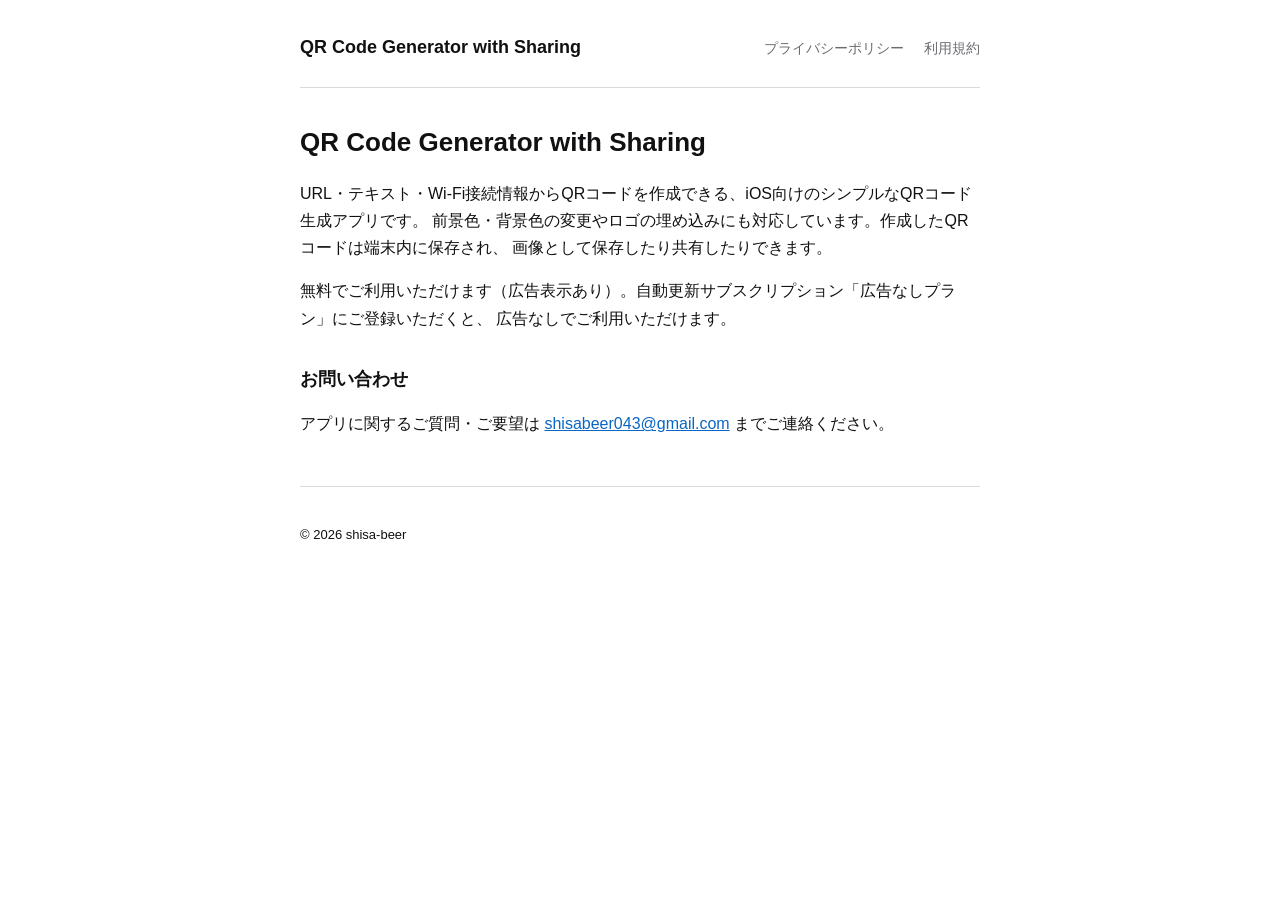
<file: index.html>
<!doctype html>
<html lang="ja">
<head>
  <meta charset="utf-8" />
  <meta name="viewport" content="width=device-width, initial-scale=1" />
  <title>QR Code Generator with Sharing</title>
  <link rel="stylesheet" href="style.css" />
</head>
<body>
  <div class="wrap">
    <header class="site">
      <a class="brand" href="/">QR Code Generator with Sharing</a>
      <nav class="site">
        <a href="/privacy.html">プライバシーポリシー</a>
        <a href="/terms.html">利用規約</a>
      </nav>
    </header>

    <main>
      <h1>QR Code Generator with Sharing</h1>
      <p>
        URL・テキスト・Wi-Fi接続情報からQRコードを作成できる、iOS向けのシンプルなQRコード生成アプリです。
        前景色・背景色の変更やロゴの埋め込みにも対応しています。作成したQRコードは端末内に保存され、
        画像として保存したり共有したりできます。
      </p>
      <p>
        無料でご利用いただけます（広告表示あり）。自動更新サブスクリプション「広告なしプラン」にご登録いただくと、
        広告なしでご利用いただけます。
      </p>

      <h2>お問い合わせ</h2>
      <p>
        アプリに関するご質問・ご要望は <a href="mailto:shisabeer043@gmail.com">shisabeer043@gmail.com</a> までご連絡ください。
      </p>
    </main>

    <footer class="site">
      <p>&copy; 2026 shisa-beer</p>
    </footer>
  </div>
</body>
</html>
</file>
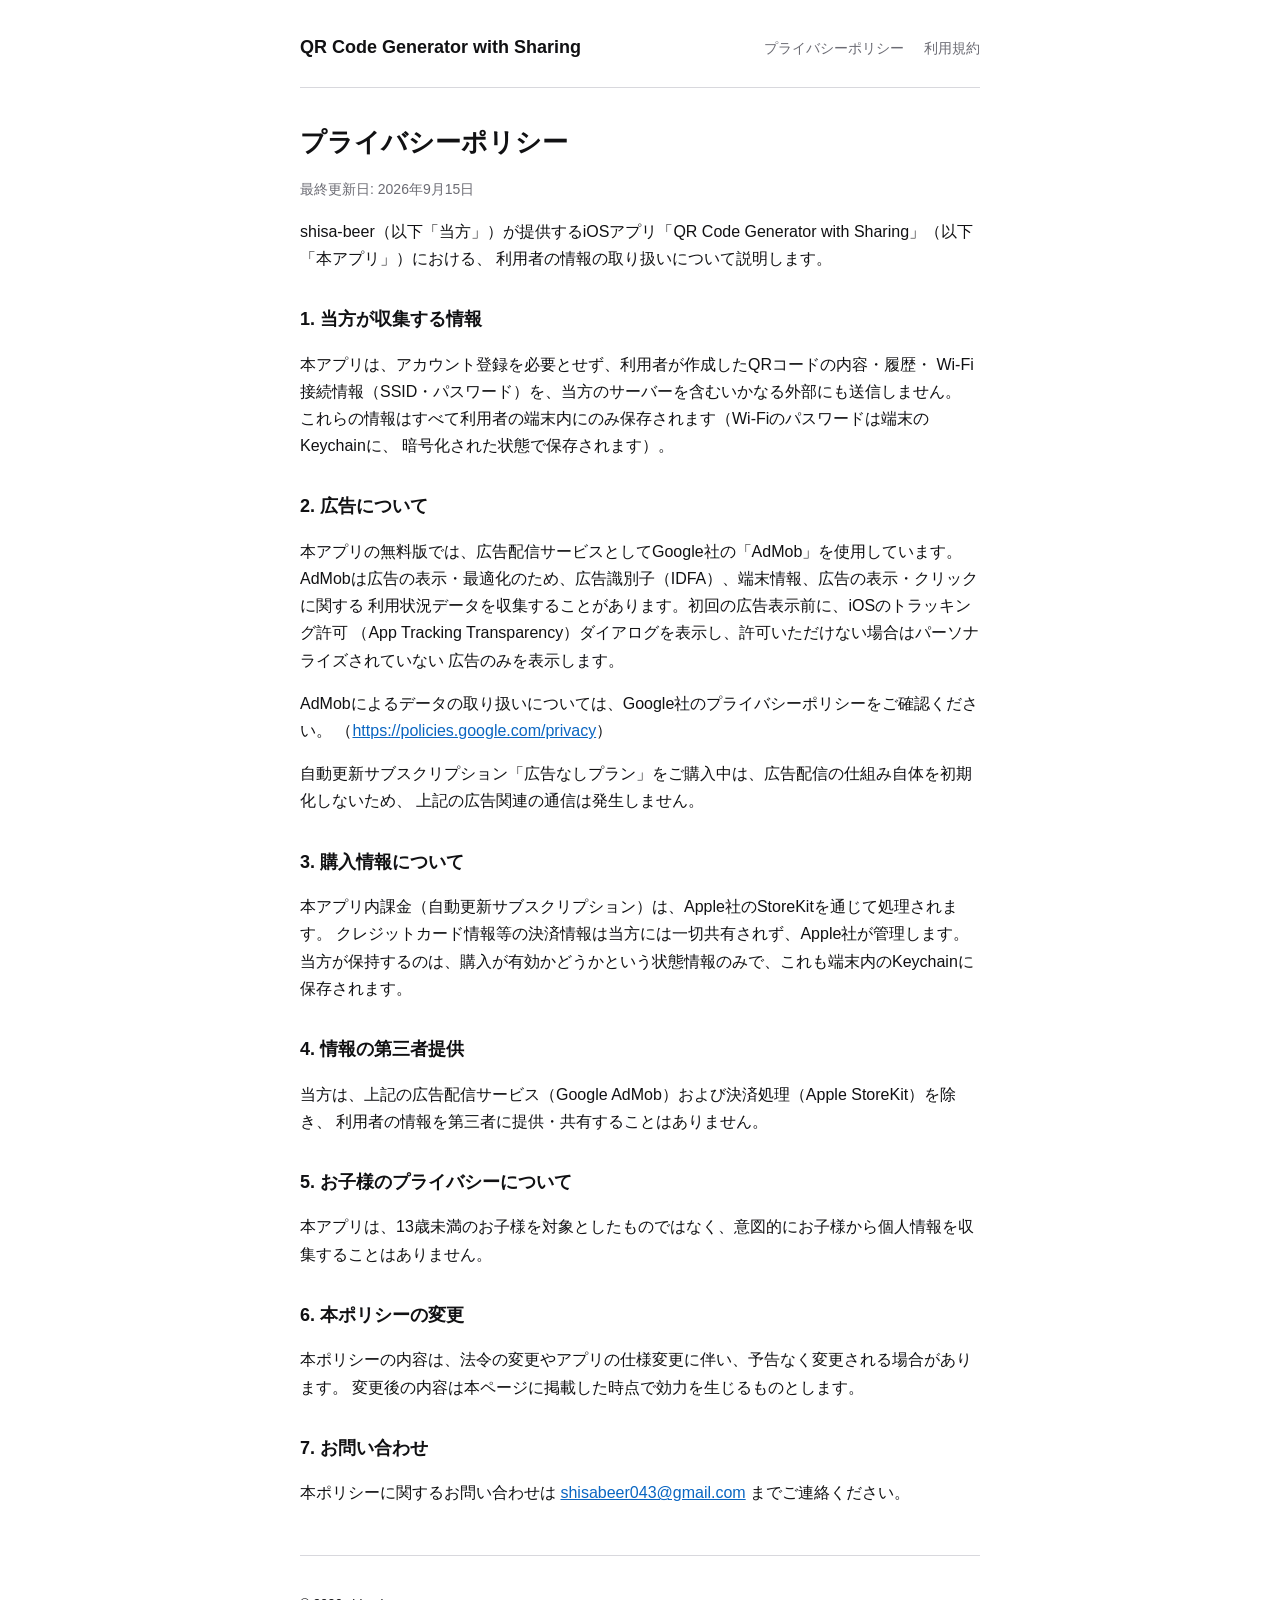
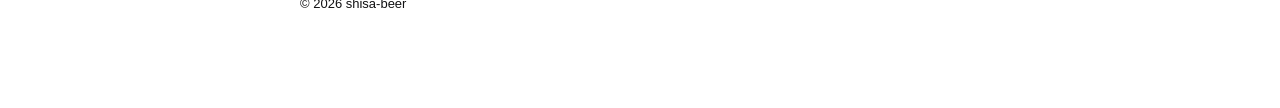
<file: privacy.html>
<!doctype html>
<html lang="ja">
<head>
  <meta charset="utf-8" />
  <meta name="viewport" content="width=device-width, initial-scale=1" />
  <title>プライバシーポリシー | QR Code Generator with Sharing</title>
  <link rel="stylesheet" href="style.css" />
</head>
<body>
  <div class="wrap">
    <header class="site">
      <a class="brand" href="/">QR Code Generator with Sharing</a>
      <nav class="site">
        <a href="/privacy.html">プライバシーポリシー</a>
        <a href="/terms.html">利用規約</a>
      </nav>
    </header>

    <main>
      <h1>プライバシーポリシー</h1>
      <p class="muted">最終更新日: 2026年9月15日</p>

      <p>
        shisa-beer（以下「当方」）が提供するiOSアプリ「QR Code Generator with Sharing」（以下「本アプリ」）における、
        利用者の情報の取り扱いについて説明します。
      </p>

      <h2>1. 当方が収集する情報</h2>
      <p>
        本アプリは、アカウント登録を必要とせず、利用者が作成したQRコードの内容・履歴・
        Wi-Fi接続情報（SSID・パスワード）を、当方のサーバーを含むいかなる外部にも送信しません。
        これらの情報はすべて利用者の端末内にのみ保存されます（Wi-Fiのパスワードは端末のKeychainに、
        暗号化された状態で保存されます）。
      </p>

      <h2>2. 広告について</h2>
      <p>
        本アプリの無料版では、広告配信サービスとしてGoogle社の「AdMob」を使用しています。
        AdMobは広告の表示・最適化のため、広告識別子（IDFA）、端末情報、広告の表示・クリックに関する
        利用状況データを収集することがあります。初回の広告表示前に、iOSのトラッキング許可
        （App Tracking Transparency）ダイアログを表示し、許可いただけない場合はパーソナライズされていない
        広告のみを表示します。
      </p>
      <p>
        AdMobによるデータの取り扱いについては、Google社のプライバシーポリシーをご確認ください。
        （<a href="https://policies.google.com/privacy" target="_blank" rel="noopener">https://policies.google.com/privacy</a>）
      </p>
      <p>
        自動更新サブスクリプション「広告なしプラン」をご購入中は、広告配信の仕組み自体を初期化しないため、
        上記の広告関連の通信は発生しません。
      </p>

      <h2>3. 購入情報について</h2>
      <p>
        本アプリ内課金（自動更新サブスクリプション）は、Apple社のStoreKitを通じて処理されます。
        クレジットカード情報等の決済情報は当方には一切共有されず、Apple社が管理します。
        当方が保持するのは、購入が有効かどうかという状態情報のみで、これも端末内のKeychainに保存されます。
      </p>

      <h2>4. 情報の第三者提供</h2>
      <p>
        当方は、上記の広告配信サービス（Google AdMob）および決済処理（Apple StoreKit）を除き、
        利用者の情報を第三者に提供・共有することはありません。
      </p>

      <h2>5. お子様のプライバシーについて</h2>
      <p>
        本アプリは、13歳未満のお子様を対象としたものではなく、意図的にお子様から個人情報を収集することはありません。
      </p>

      <h2>6. 本ポリシーの変更</h2>
      <p>
        本ポリシーの内容は、法令の変更やアプリの仕様変更に伴い、予告なく変更される場合があります。
        変更後の内容は本ページに掲載した時点で効力を生じるものとします。
      </p>

      <h2>7. お問い合わせ</h2>
      <p>
        本ポリシーに関するお問い合わせは <a href="mailto:shisabeer043@gmail.com">shisabeer043@gmail.com</a> までご連絡ください。
      </p>
    </main>

    <footer class="site">
      <p>&copy; 2026 shisa-beer</p>
    </footer>
  </div>
</body>
</html>
</file>
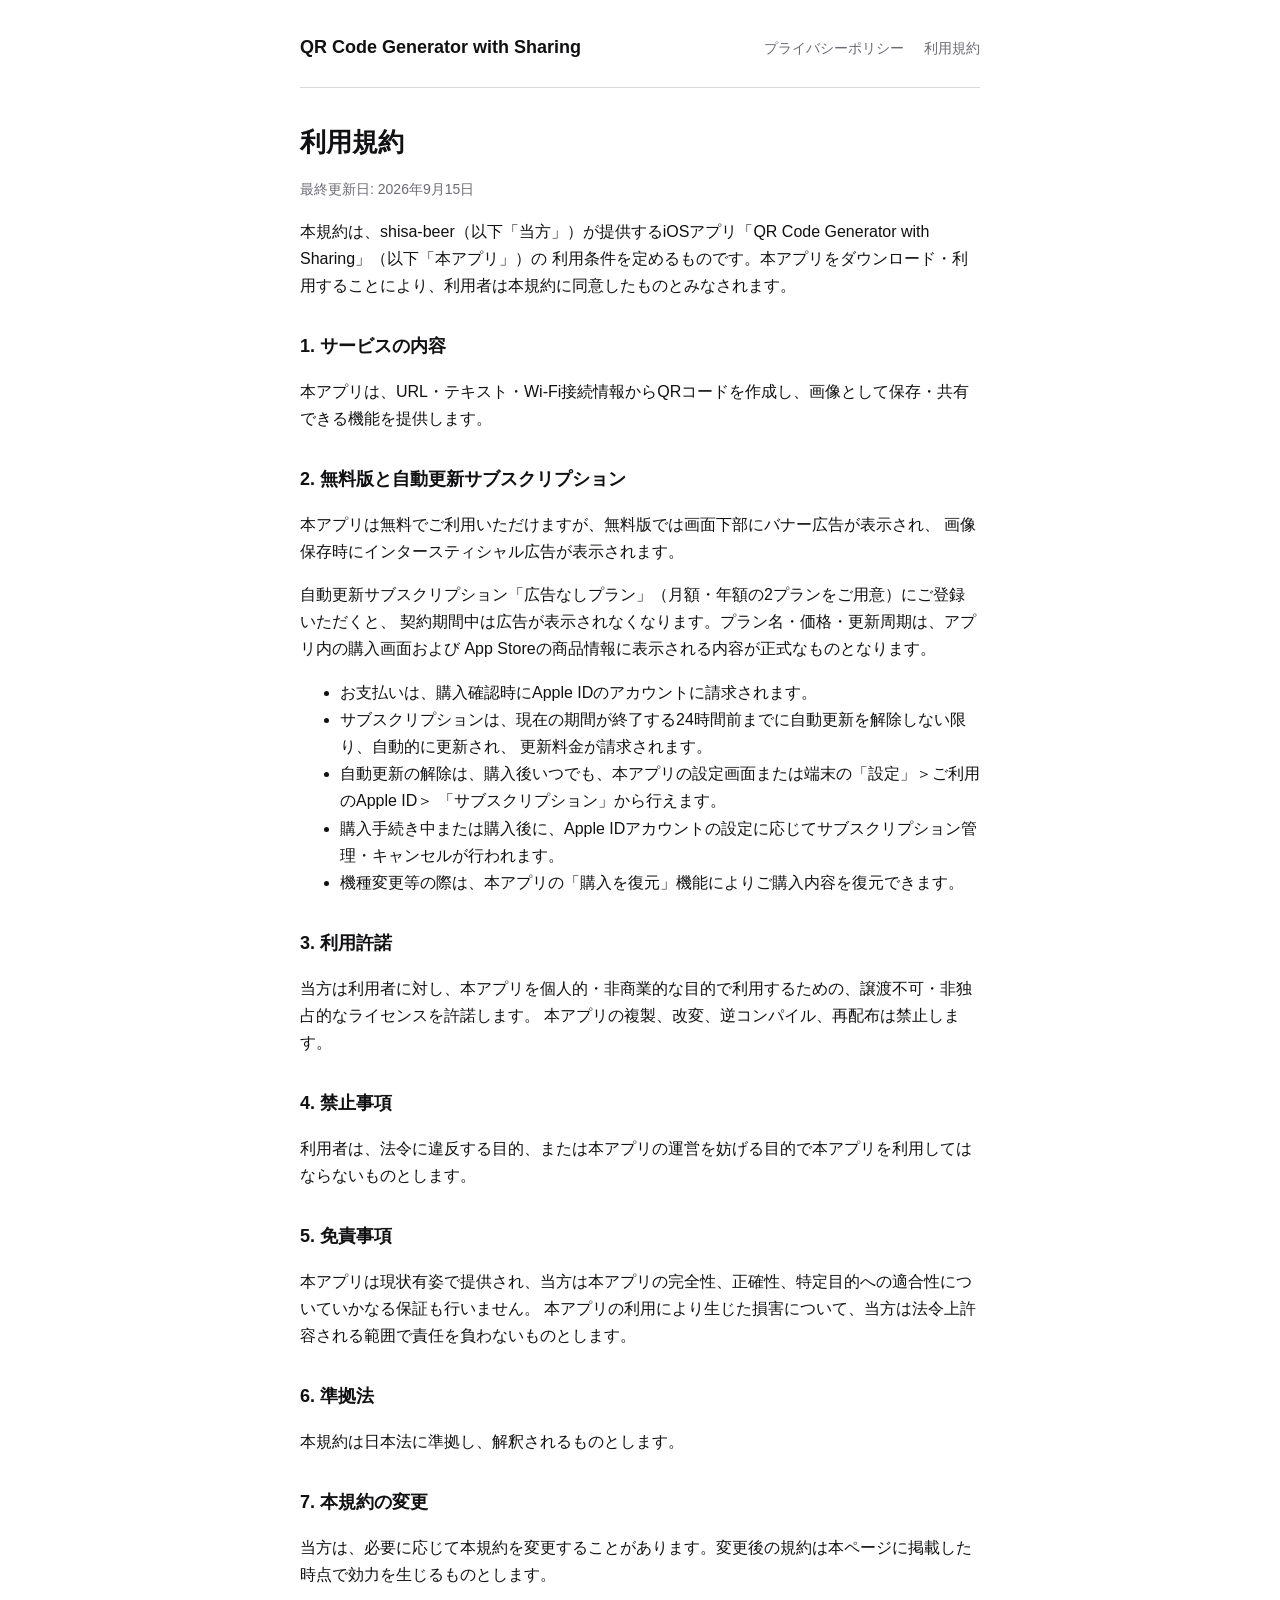
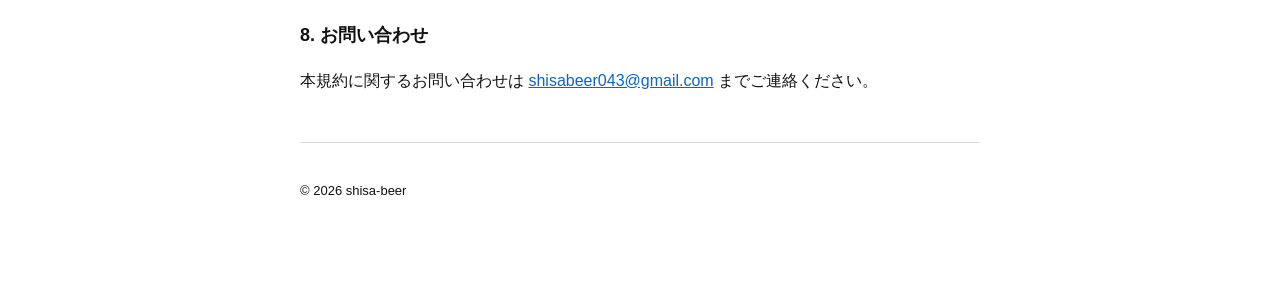
<file: terms.html>
<!doctype html>
<html lang="ja">
<head>
  <meta charset="utf-8" />
  <meta name="viewport" content="width=device-width, initial-scale=1" />
  <title>利用規約 | QR Code Generator with Sharing</title>
  <link rel="stylesheet" href="style.css" />
</head>
<body>
  <div class="wrap">
    <header class="site">
      <a class="brand" href="/">QR Code Generator with Sharing</a>
      <nav class="site">
        <a href="/privacy.html">プライバシーポリシー</a>
        <a href="/terms.html">利用規約</a>
      </nav>
    </header>

    <main>
      <h1>利用規約</h1>
      <p class="muted">最終更新日: 2026年9月15日</p>

      <p>
        本規約は、shisa-beer（以下「当方」）が提供するiOSアプリ「QR Code Generator with Sharing」（以下「本アプリ」）の
        利用条件を定めるものです。本アプリをダウンロード・利用することにより、利用者は本規約に同意したものとみなされます。
      </p>

      <h2>1. サービスの内容</h2>
      <p>
        本アプリは、URL・テキスト・Wi-Fi接続情報からQRコードを作成し、画像として保存・共有できる機能を提供します。
      </p>

      <h2>2. 無料版と自動更新サブスクリプション</h2>
      <p>
        本アプリは無料でご利用いただけますが、無料版では画面下部にバナー広告が表示され、
        画像保存時にインタースティシャル広告が表示されます。
      </p>
      <p>
        自動更新サブスクリプション「広告なしプラン」（月額・年額の2プランをご用意）にご登録いただくと、
        契約期間中は広告が表示されなくなります。プラン名・価格・更新周期は、アプリ内の購入画面および
        App Storeの商品情報に表示される内容が正式なものとなります。
      </p>
      <ul>
        <li>お支払いは、購入確認時にApple IDのアカウントに請求されます。</li>
        <li>
          サブスクリプションは、現在の期間が終了する24時間前までに自動更新を解除しない限り、自動的に更新され、
          更新料金が請求されます。
        </li>
        <li>
          自動更新の解除は、購入後いつでも、本アプリの設定画面または端末の「設定」＞ご利用のApple ID＞
          「サブスクリプション」から行えます。
        </li>
        <li>
          購入手続き中または購入後に、Apple IDアカウントの設定に応じてサブスクリプション管理・キャンセルが行われます。
        </li>
        <li>機種変更等の際は、本アプリの「購入を復元」機能によりご購入内容を復元できます。</li>
      </ul>

      <h2>3. 利用許諾</h2>
      <p>
        当方は利用者に対し、本アプリを個人的・非商業的な目的で利用するための、譲渡不可・非独占的なライセンスを許諾します。
        本アプリの複製、改変、逆コンパイル、再配布は禁止します。
      </p>

      <h2>4. 禁止事項</h2>
      <p>
        利用者は、法令に違反する目的、または本アプリの運営を妨げる目的で本アプリを利用してはならないものとします。
      </p>

      <h2>5. 免責事項</h2>
      <p>
        本アプリは現状有姿で提供され、当方は本アプリの完全性、正確性、特定目的への適合性についていかなる保証も行いません。
        本アプリの利用により生じた損害について、当方は法令上許容される範囲で責任を負わないものとします。
      </p>

      <h2>6. 準拠法</h2>
      <p>本規約は日本法に準拠し、解釈されるものとします。</p>

      <h2>7. 本規約の変更</h2>
      <p>
        当方は、必要に応じて本規約を変更することがあります。変更後の規約は本ページに掲載した時点で効力を生じるものとします。
      </p>

      <h2>8. お問い合わせ</h2>
      <p>
        本規約に関するお問い合わせは <a href="mailto:shisabeer043@gmail.com">shisabeer043@gmail.com</a> までご連絡ください。
      </p>
    </main>

    <footer class="site">
      <p>&copy; 2026 shisa-beer</p>
    </footer>
  </div>
</body>
</html>
</file>
<file: style.css>
:root {
  color-scheme: light dark;
  --bg: #ffffff;
  --text: #111113;
  --muted: #6b6b73;
  --accent: #0a66c2;
  --border: #d8d8dd;
}

@media (prefers-color-scheme: dark) {
  :root {
    --bg: #000000;
    --text: #f2f2f5;
    --muted: #9a9aa2;
    --accent: #4c9aff;
    --border: #39393d;
  }
}

* {
  box-sizing: border-box;
}

body {
  margin: 0;
  background: var(--bg);
  color: var(--text);
  font-family: -apple-system, BlinkMacSystemFont, "Hiragino Sans", "Yu Gothic", sans-serif;
  line-height: 1.7;
}

.wrap {
  max-width: 720px;
  margin: 0 auto;
  padding: 32px 20px 80px;
}

header.site {
  display: flex;
  justify-content: space-between;
  align-items: center;
  padding-bottom: 24px;
  border-bottom: 1px solid var(--border);
  margin-bottom: 32px;
}

header.site a.brand {
  font-weight: 700;
  font-size: 18px;
  color: var(--text);
  text-decoration: none;
}

nav.site a {
  color: var(--muted);
  text-decoration: none;
  margin-left: 16px;
  font-size: 14px;
}

nav.site a:hover {
  color: var(--accent);
}

h1 {
  font-size: 26px;
  margin-bottom: 8px;
}

h2 {
  font-size: 18px;
  margin-top: 32px;
}

p, li {
  color: var(--text);
}

.muted {
  color: var(--muted);
  font-size: 14px;
}

a {
  color: var(--accent);
}

footer.site {
  margin-top: 48px;
  padding-top: 24px;
  border-top: 1px solid var(--border);
  color: var(--muted);
  font-size: 13px;
}
</file>
